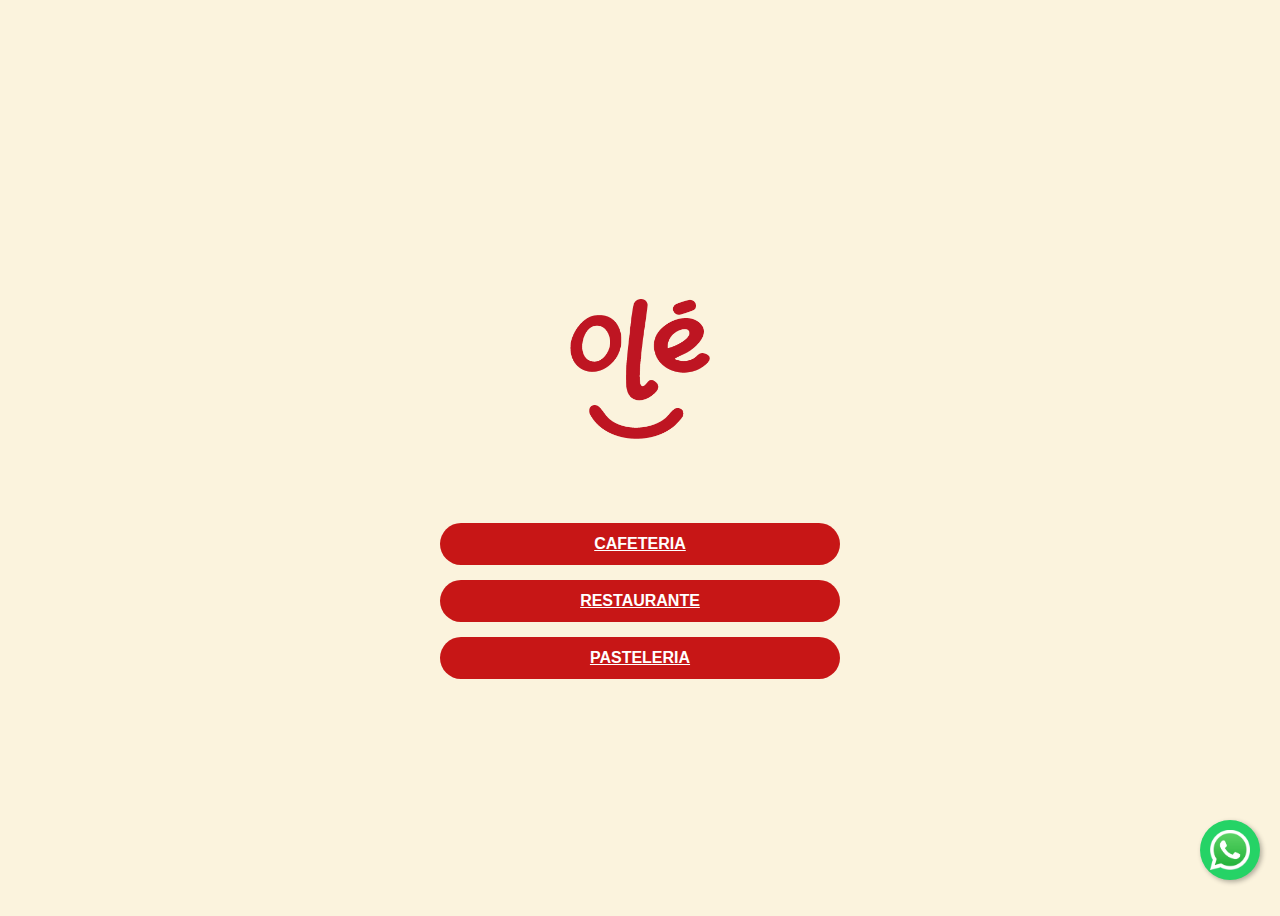
<file: index.html>
<!DOCTYPE html>
<html lang="es">
<head>
  <meta charset="UTF-8">
  <meta name="viewport" content="width=device-width, initial-scale=1.0">
  <title>Crear Cuenta</title>
  <link rel="stylesheet" href="style.css">
</head>
<body>
  
  
  <a href="https://api.whatsapp.com/send?phone=51 951460088 &text=Hola,%20me%20gustar%C3%ADa%20obtener%20m%C3%A1s%20informaci%C3%B3n"
   class="whatsapp-float" target="_blank">
   <img src="logo%20wtsp%20png.png" alt="WhatsApp" class="whatsapp-icon">
</a>
  
  
  <div class="container">
    <h2<br><span></span></h2>
    
    <div class="profile-icon">
      <img src="LOGO%20ROJO%20PNG%20OLE.png" alt="Icono usuario">
    </div>

    <form class="formulario">
     
    

     <a href="cofe.html" class="btn-claro">CAFETERIA</a>
<a href="RESTAURANT.html" class="btn-claro">RESTAURANTE</a>

        <a href="PASTELERIA.HTML" class="btn-claro">PASTELERIA</a>
      

    </form>
      <br>    
  
  </div>
</body>
</html>
</file>
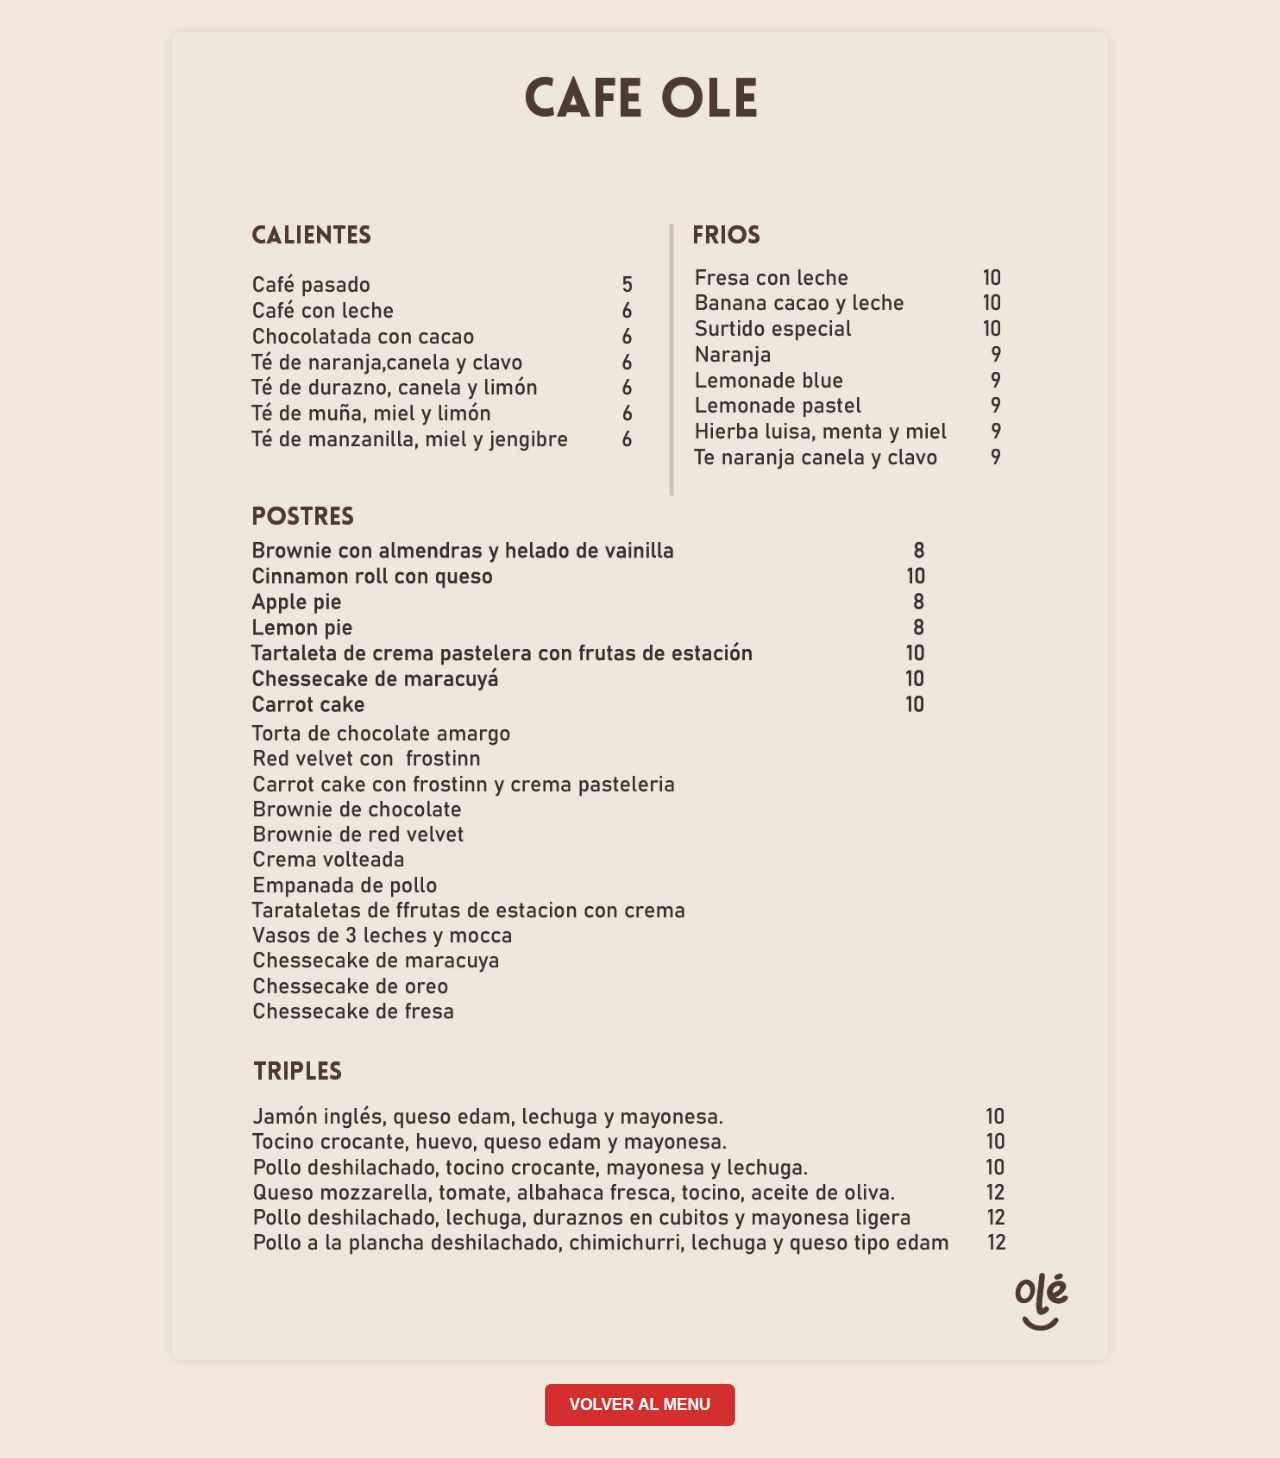
<file: cofe.html>
<!DOCTYPE html>
<html lang="es">
<head>
  <meta charset="UTF-8">
  <meta name="viewport" content="width=device-width, initial-scale=1.0">
  <title>Carta Bocaditos Olé</title>
  <link rel="stylesheet" href="cofe.css">
</head>
<body>
  <div class="carta-container">
    <img src="OLE%20NUEVO.jpg" alt="Carta Bocaditos Olé" class="carta-img">
    <a href="index.html" class="volver-btn">VOLVER AL MENU</a>
  </div>
</body>
</html>
</file>
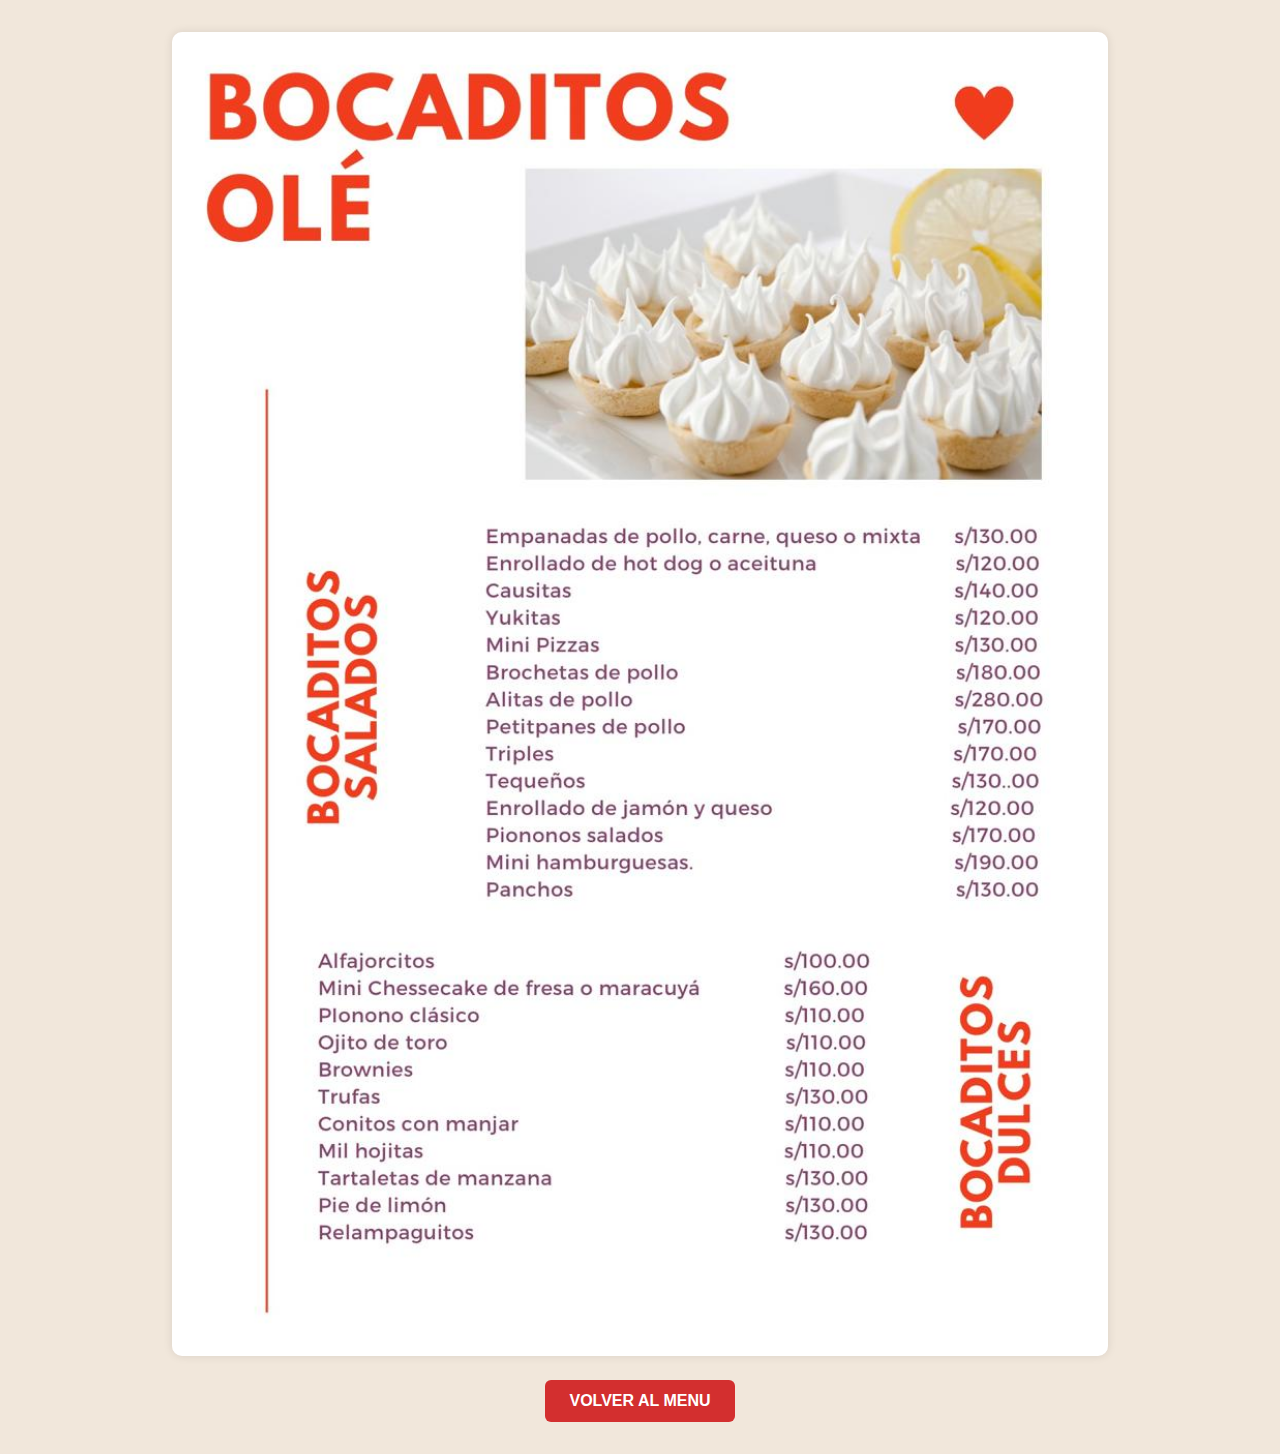
<file: PASTELERIA.HTML>
<!DOCTYPE html>
<html lang="es">
<head>
  <meta charset="UTF-8">
  <meta name="viewport" content="width=device-width, initial-scale=1.0">
  <title>Carta Bocaditos Olé</title>
  <link rel="stylesheet" href="PASTELERIA.CSS">
</head>
<body>
  <div class="carta-container">
    <img src="new%20bocaditos.jpg" alt="Carta Bocaditos Olé" class="carta-img">
    <a href="index.html" class="volver-btn">VOLVER AL MENU</a>
  </div>
</body>
</html>
</file>
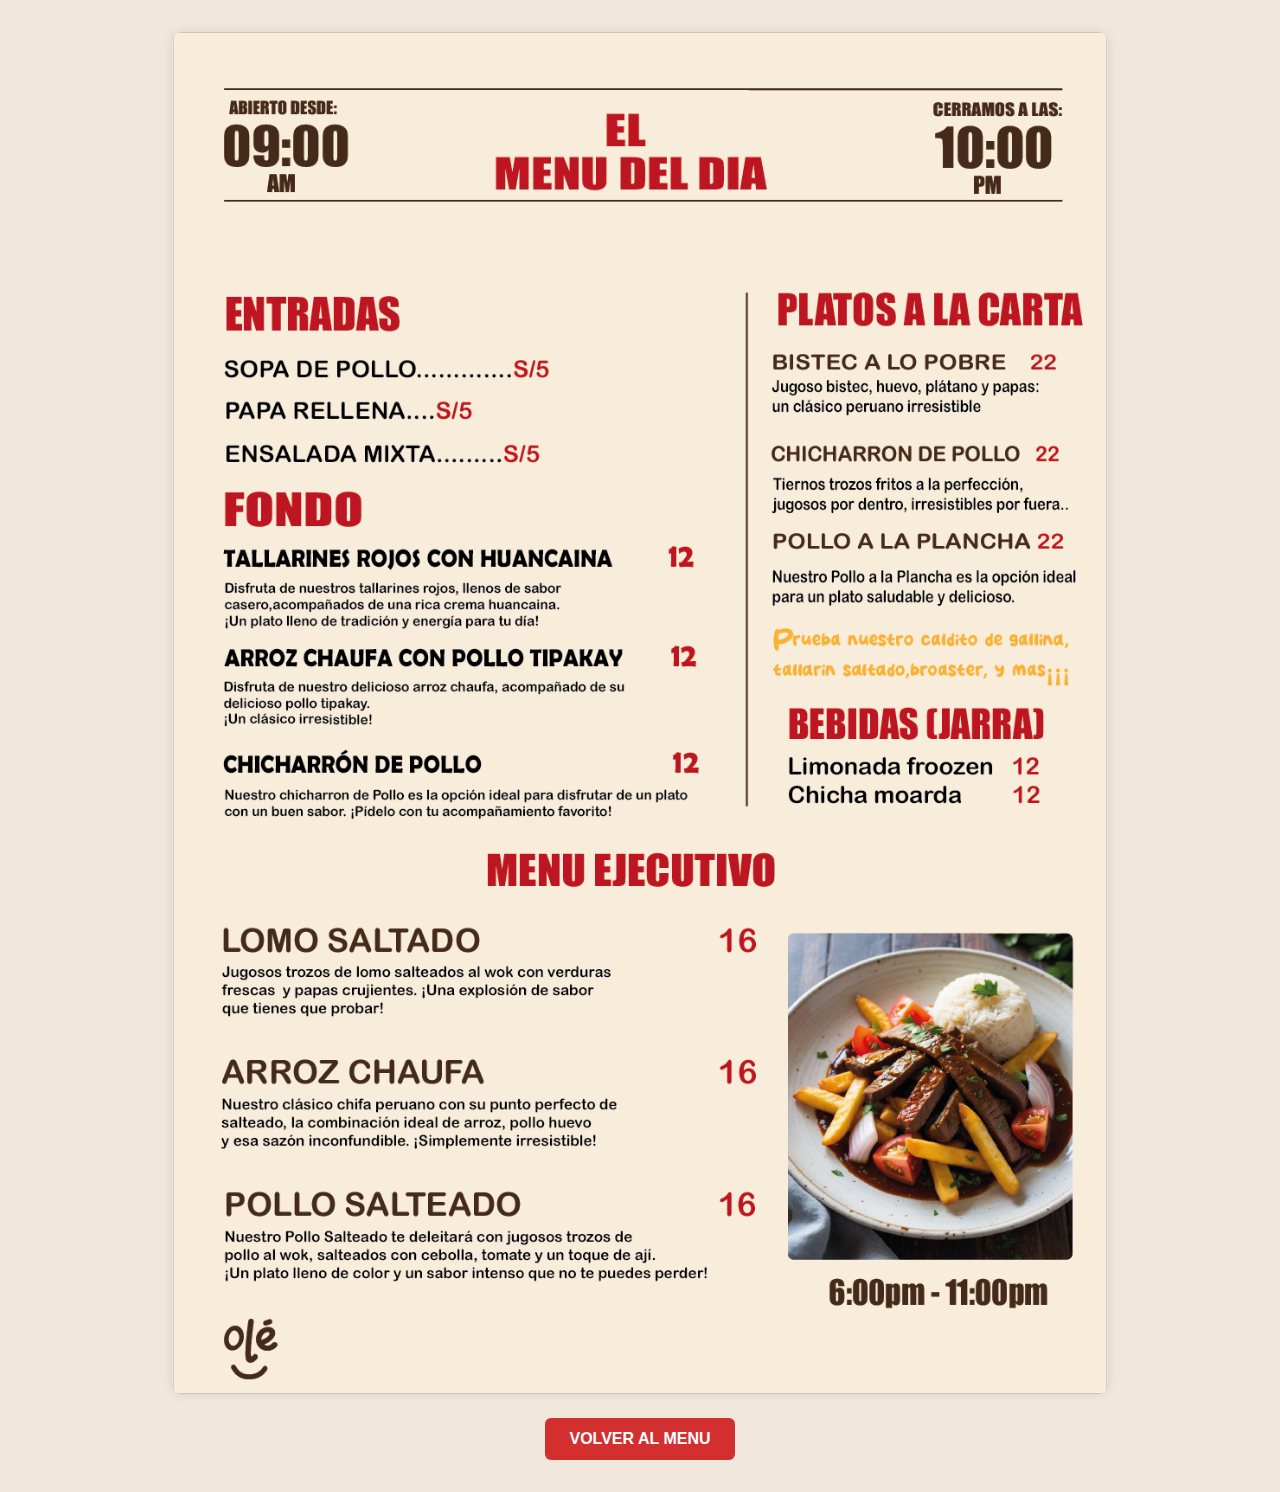
<file: RESTAURANT.html>
<!DOCTYPE html>
<html lang="es">
<head>
  <meta charset="UTF-8">
  <meta name="viewport" content="width=device-width, initial-scale=1.0">
  <title>Carta Bocaditos Olé</title>
  <link rel="stylesheet" href="reta.css">
</head>
<body>
  <div class="carta-container">
    <img src="menu%2084.png" alt="Carta Bocaditos Olé" class="carta-img">
    <a href="index.html" class="volver-btn">VOLVER AL MENU</a>
  </div>
</body>
</html>
</file>
<file: style.css>
TOP* {
  margin: 0;
  padding: 0;
  box-sizing: border-box;
}

body {
  font-family: 'Segoe UI', sans-serif;
  background-color: #fbf3dd;
  display: flex;
  justify-content: center;
  align-items: center;
  height: 100vh;
}

.container {
  background-color: #fbf3dd;
  color: #fff;
  width: 100%;
  max-width: 400px;
  padding: 40px 20px;
  text-align: center;
}

h2 {
  font-size: 28px;
  font-weight: bold;
  margin-bottom: 20px;
  
}

h2 span {
  display: block;
}

.profile-icon img {
  width: 140px;
  height:140px;
  margin-bottom: 25px;
  background-color: #fbf3dd;
  border-radius: 0%;
  padding: 10px;
  top: 300px;
  margin: 70px;
  
}

.formulario {
  display: flex;
  flex-direction: column;
  gap: 15px;
}

input[type="text"],
input[type="email"],
input[type="password"] {
  padding: 12px 15px;
  border: none;
  border-radius: 25px;
  background-color: #ff0000;
  color: #fff;
  font-size: 16px;
}

input::placeholder {
  color: black;
}

.terminos {
  font-size: 12px;
  color: #ff1a1a;
  text-align: left;
}

.terminos a {
  color: black;
  text-decoration: underline;
}

.btn-claro {
  background-color: #c71616;
  color: #ffffff;
  border: none;
  padding: 12px;
  border-radius: 25px;
  font-size: 16px;
  font-weight: bold;
  cursor: pointer;
}
.btn-claro:hover {
  background-color:#ffaf10;
}

.btn-oscuro {
  background-color: #c71616;
  border: 2px solid #fff;
  color: #fff;
  padding: 12px;
  border-radius: 25px;
  font-size: 16px;
  font-weight: bold;
  cursor: pointer;
}

/* Responsive */
@media (max-width: 500px) {
  .container {
    padding: 30px 15px;
  }

  h2 {
    font-size: 24px;
  }
}
.whatsapp-float {
    position: fixed;
    bottom: 20px;
    right: 20px;
    width: 60px;
    height: 60px;
    background-color: #25d366;
    border-radius: 50%;
    display: flex;
    align-items: center;
    justify-content: center;
    box-shadow: 2px 2px 5px rgba(0, 0, 0, 0.3);
}

.whatsapp-icon {
    width: 40px;
    height: 40px;
}
</file>
<file: cofe.css>
body {
  margin: 0;
  padding: 0;
  background-color: #f1e7db;
  font-family: 'Arial', sans-serif;
  text-align: center;
}

.carta-container {
  max-width: 1000px;
  margin: auto;
  padding: 2rem;
  box-sizing: border-box;
}

.carta-img {
  width: 100%;
  height: auto;
  border-radius: 10px;
  box-shadow: 0 0 10px rgba(0,0,0,0.1);
}

.volver-btn {
  display: inline-block;
  margin-top: 20px;
  padding: 12px 24px;
  background-color: #d32f2f;
  color: #fff;
  text-decoration: none;
  border-radius: 6px;
  font-weight: bold;
  transition: background-color 0.3s ease;
}

.volver-btn:hover {
  background-color: #b71c1c;
}

@media (max-width: 600px) {
  .carta-container {
    padding: 1rem;
  }

  .volver-btn {
    padding: 10px 20px;
    font-size: 14px;
  }
}
</file>
<file: PASTELERIA.CSS>
body {
  margin: 0;
  padding: 0;
  background-color: #f1e7db;
  font-family: 'Arial', sans-serif;
  text-align: center;
}

.carta-container {
  max-width: 1000px;
  margin: auto;
  padding: 2rem;
  box-sizing: border-box;
}

.carta-img {
  width: 100%;
  height: auto;
  border-radius: 10px;
  box-shadow: 0 0 10px rgba(0,0,0,0.1);
}

.volver-btn {
  display: inline-block;
  margin-top: 20px;
  padding: 12px 24px;
  background-color: #d32f2f;
  color: #fff;
  text-decoration: none;
  border-radius: 6px;
  font-weight: bold;
  transition: background-color 0.3s ease;
}

.volver-btn:hover {
  background-color: #b71c1c;
}

@media (max-width: 600px) {
  .carta-container {
    padding: 1rem;
  }

  .volver-btn {
    padding: 10px 20px;
    font-size: 14px;
  }
}
</file>
<file: reta.css>
body {
  margin: 0;
  padding: 0;
  background-color: #f1e7db;
  font-family: 'Arial', sans-serif;
  text-align: center;
}

.carta-container {
  max-width: 1000px;
  margin: auto;
  padding: 2rem;
  box-sizing: border-box;
}

.carta-img {
  width: 100%;
  height: auto;
  border-radius: 10px;
  box-shadow: 0 0 10px rgba(0,0,0,0.1);
}

.volver-btn {
  display: inline-block;
  margin-top: 20px;
  padding: 12px 24px;
  background-color: #d32f2f;
  color: #fff;
  text-decoration: none;
  border-radius: 6px;
  font-weight: bold;
  transition: background-color 0.3s ease;
}

.volver-btn:hover {
  background-color: #b71c1c;
}

@media (max-width: 600px) {
  .carta-container {
    padding: 1rem;
  }

  .volver-btn {
    padding: 10px 20px;
    font-size: 14px;
  }
}


.btn-volver:hover {
</file>
